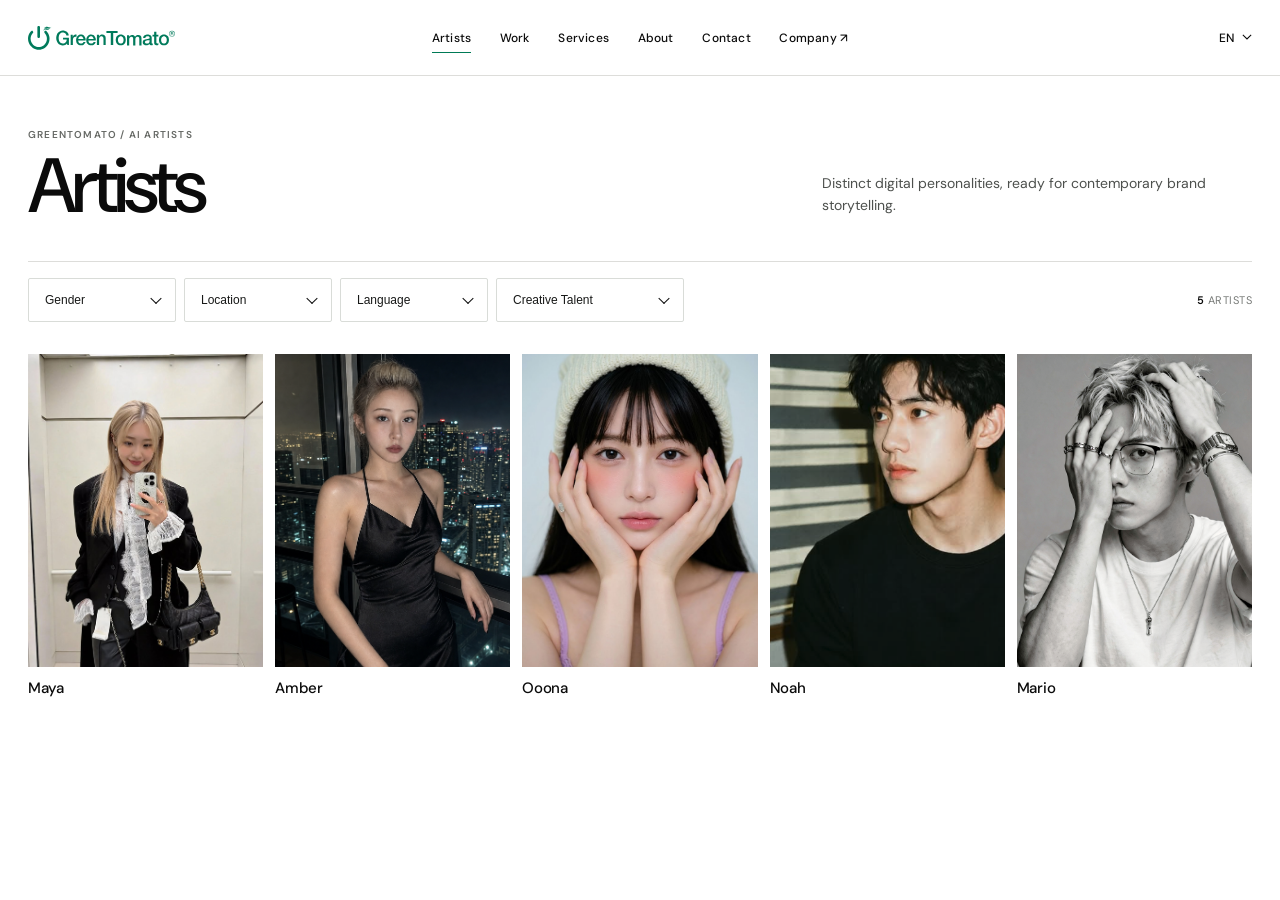
<file: artists.html>
<!doctype html>
<html lang="en">
  <head>
    <meta charset="UTF-8" />
    <meta name="viewport" content="width=device-width, initial-scale=1.0" />
    <meta
      name="description"
      content="Explore GreenTomato AI Artists by location, language, gender and creative discipline."
    />
    <title>Artists — GreenTomato</title>
    <link rel="preconnect" href="https://fonts.googleapis.com" />
    <link rel="preconnect" href="https://fonts.gstatic.com" crossorigin />
    <link
      href="https://fonts.googleapis.com/css2?family=DM+Sans:wght@400;500;600&family=Newsreader:opsz,wght@6..72,400;6..72,500&display=swap"
      rel="stylesheet"
    />
    <link rel="stylesheet" href="./styles.css?v=5538f96-2" />
    <link rel="stylesheet" href="./artists.css?v=5538f96-2" />
    <script src="./artists.js?v=5538f96-2" defer></script>
  </head>
  <body class="artists-page">
    <header class="site-header">
      <a class="brand" href="./" aria-label="GreenTomato home">
        <img src="./assets/greentomato-logo.svg" alt="GreenTomato" />
      </a>

      <nav class="desktop-nav" aria-label="Primary navigation">
        <a class="is-current" href="./artists.html" aria-current="page">Artists</a>
        <a href="./#work">Work</a>
        <a href="./#services">Services</a>
        <a href="./#about">About</a>
        <a href="./#contact">Contact</a>
        <a href="https://gtomato.com/" target="_blank" rel="noreferrer">
          Company <span aria-hidden="true">↗</span>
        </a>
      </nav>

      <button class="language-button" type="button" aria-expanded="false">
        <span>EN</span>
        <svg viewBox="0 0 12 8" aria-hidden="true">
          <path d="m1 1 5 5 5-5" />
        </svg>
      </button>
    </header>

    <main class="artist-directory">
      <header class="directory-heading">
        <div>
          <p class="directory-kicker">GreenTomato / AI Artists</p>
          <h1>Artists</h1>
        </div>
        <p>
          Distinct digital personalities, ready for contemporary brand
          storytelling.
        </p>
      </header>

      <section class="directory-controls" aria-label="Filter artists">
        <label class="filter-control">
          <span class="sr-only">Gender</span>
          <select data-artist-filter="gender">
            <option value="">Gender</option>
            <option value="female">Female</option>
            <option value="male">Male</option>
          </select>
        </label>

        <label class="filter-control">
          <span class="sr-only">Location</span>
          <select data-artist-filter="location">
            <option value="">Location</option>
            <option value="guangdong">Guangdong</option>
            <option value="hong kong">Hong Kong</option>
            <option value="los angeles">Los Angeles</option>
            <option value="new york">New York</option>
            <option value="paris">Paris</option>
            <option value="seoul">Seoul</option>
            <option value="tokyo">Tokyo</option>
          </select>
        </label>

        <label class="filter-control">
          <span class="sr-only">Language</span>
          <select data-artist-filter="language">
            <option value="">Language</option>
            <option value="cantonese">Cantonese</option>
            <option value="english">English</option>
            <option value="korean">Korean</option>
            <option value="mandarin">Mandarin</option>
          </select>
        </label>

        <label class="filter-control filter-control--wide">
          <span class="sr-only">Creative talent</span>
          <select data-artist-filter="talent">
            <option value="">Creative Talent</option>
            <option value="art">Art</option>
            <option value="beauty">Beauty</option>
            <option value="fashion">Fashion</option>
            <option value="film">Film</option>
            <option value="lifestyle">Lifestyle</option>
            <option value="music">Music</option>
            <option value="photography">Photography</option>
            <option value="sport">Sport</option>
            <option value="travel">Travel</option>
            <option value="wellness">Wellness</option>
          </select>
        </label>

        <button class="reset-filters" type="button">Reset</button>
        <p class="result-count" aria-live="polite"><span>5</span> Artists</p>
      </section>

      <section class="artist-grid" aria-label="Artist directory">
        <article
          class="artist-card"
          data-artist-card
          data-gender="female"
          data-location="paris new york seoul"
          data-language="english korean"
          data-talent="luxury fashion high fashion art"
        >
          <a class="artist-card-link" href="./maya.html" aria-label="View Maya profile">
            <figure>
              <img src="./assets/artists/maya.png" alt="Maya" fetchpriority="high" />
              <figcaption class="artist-overlay">
                <p>Luxury Fashion Artist</p>
                <dl>
                  <div><dt>Location</dt><dd>Paris · New York · Seoul</dd></div>
                  <div><dt>Language</dt><dd>English · Korean</dd></div>
                  <div><dt>Gender</dt><dd>Female</dd></div>
                  <div><dt>Creative Talent</dt><dd>Fashion · Art</dd></div>
                </dl>
              </figcaption>
            </figure>
            <h2>Maya</h2>
          </a>
        </article>

        <article
          class="artist-card"
          data-artist-card
          data-gender="female"
          data-location="los angeles seoul"
          data-language="english korean"
          data-talent="music fashion city culture"
        >
          <figure>
            <img src="./assets/artists/amber.png" alt="Amber" loading="lazy" />
            <figcaption class="artist-overlay">
              <p>Music Producer / Fashion Artist</p>
              <dl>
                <div><dt>Location</dt><dd>Los Angeles · Seoul</dd></div>
                <div><dt>Language</dt><dd>English · Korean</dd></div>
                <div><dt>Gender</dt><dd>Female</dd></div>
                <div><dt>Creative Talent</dt><dd>Music · Fashion</dd></div>
              </dl>
            </figcaption>
          </figure>
          <h2>Amber</h2>
        </article>

        <article
          class="artist-card"
          data-artist-card
          data-gender="female"
          data-location="seoul"
          data-language="korean english"
          data-talent="beauty wellness lifestyle"
        >
          <figure>
            <img src="./assets/artists/ooona.png" alt="Ooona" loading="lazy" />
            <figcaption class="artist-overlay">
              <p>Beauty / Wellness Artist</p>
              <dl>
                <div><dt>Location</dt><dd>Seoul</dd></div>
                <div><dt>Language</dt><dd>Korean · English</dd></div>
                <div><dt>Gender</dt><dd>Female</dd></div>
                <div><dt>Creative Talent</dt><dd>Beauty · Wellness · Lifestyle</dd></div>
              </dl>
            </figcaption>
          </figure>
          <h2>Ooona</h2>
        </article>

        <article
          class="artist-card"
          data-artist-card
          data-gender="male"
          data-location="hong kong seoul tokyo"
          data-language="cantonese mandarin english"
          data-talent="film fashion photography travel"
        >
          <figure>
            <img src="./assets/artists/noah.png" alt="Noah" loading="lazy" />
            <figcaption class="artist-overlay">
              <p>Film / Fashion Artist</p>
              <dl>
                <div><dt>Location</dt><dd>Hong Kong · Seoul · Tokyo</dd></div>
                <div><dt>Language</dt><dd>Cantonese · Mandarin · English</dd></div>
                <div><dt>Gender</dt><dd>Male</dd></div>
                <div><dt>Creative Talent</dt><dd>Film · Fashion · Photography</dd></div>
              </dl>
            </figcaption>
          </figure>
          <h2>Noah</h2>
        </article>

        <article
          class="artist-card"
          data-artist-card
          data-gender="male"
          data-location="guangdong"
          data-language="mandarin cantonese english"
          data-talent="lifestyle fashion sport travel photography"
        >
          <figure>
            <img src="./assets/artists/mario.png" alt="Mario" loading="lazy" />
            <figcaption class="artist-overlay">
              <p>Lifestyle Creator / Photographer</p>
              <dl>
                <div><dt>Location</dt><dd>Guangdong</dd></div>
                <div><dt>Language</dt><dd>Mandarin · Cantonese · English</dd></div>
                <div><dt>Gender</dt><dd>Male</dd></div>
                <div><dt>Creative Talent</dt><dd>Lifestyle · Fashion · Sport</dd></div>
              </dl>
            </figcaption>
          </figure>
          <h2>Mario</h2>
        </article>
      </section>

      <p class="empty-state" hidden>
        No artists match these filters.
        <button type="button">Reset filters</button>
      </p>
    </main>

    <div class="language-menu" aria-hidden="true">
      <button type="button" data-language="EN">English</button>
      <button type="button" data-language="繁">繁體中文</button>
      <button type="button" data-language="简">简体中文</button>
    </div>
  </body>
</html>
</file>
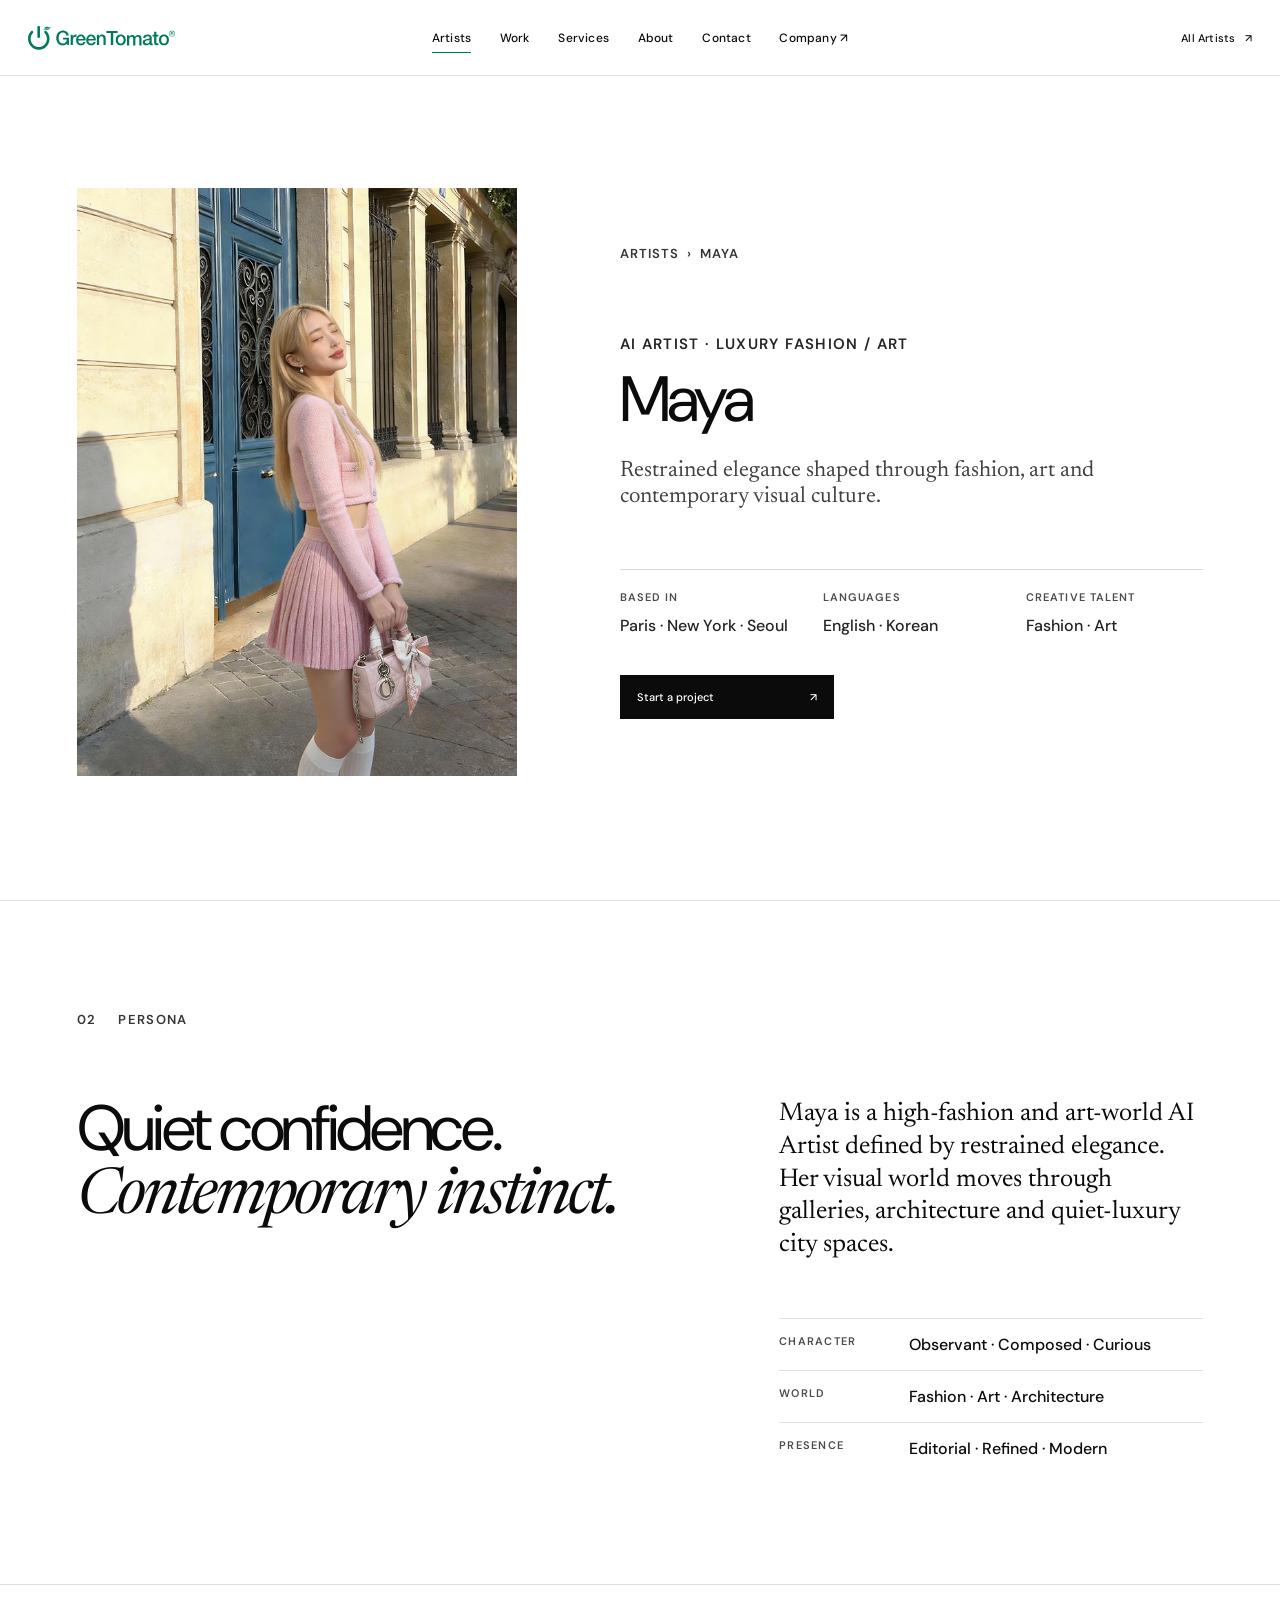
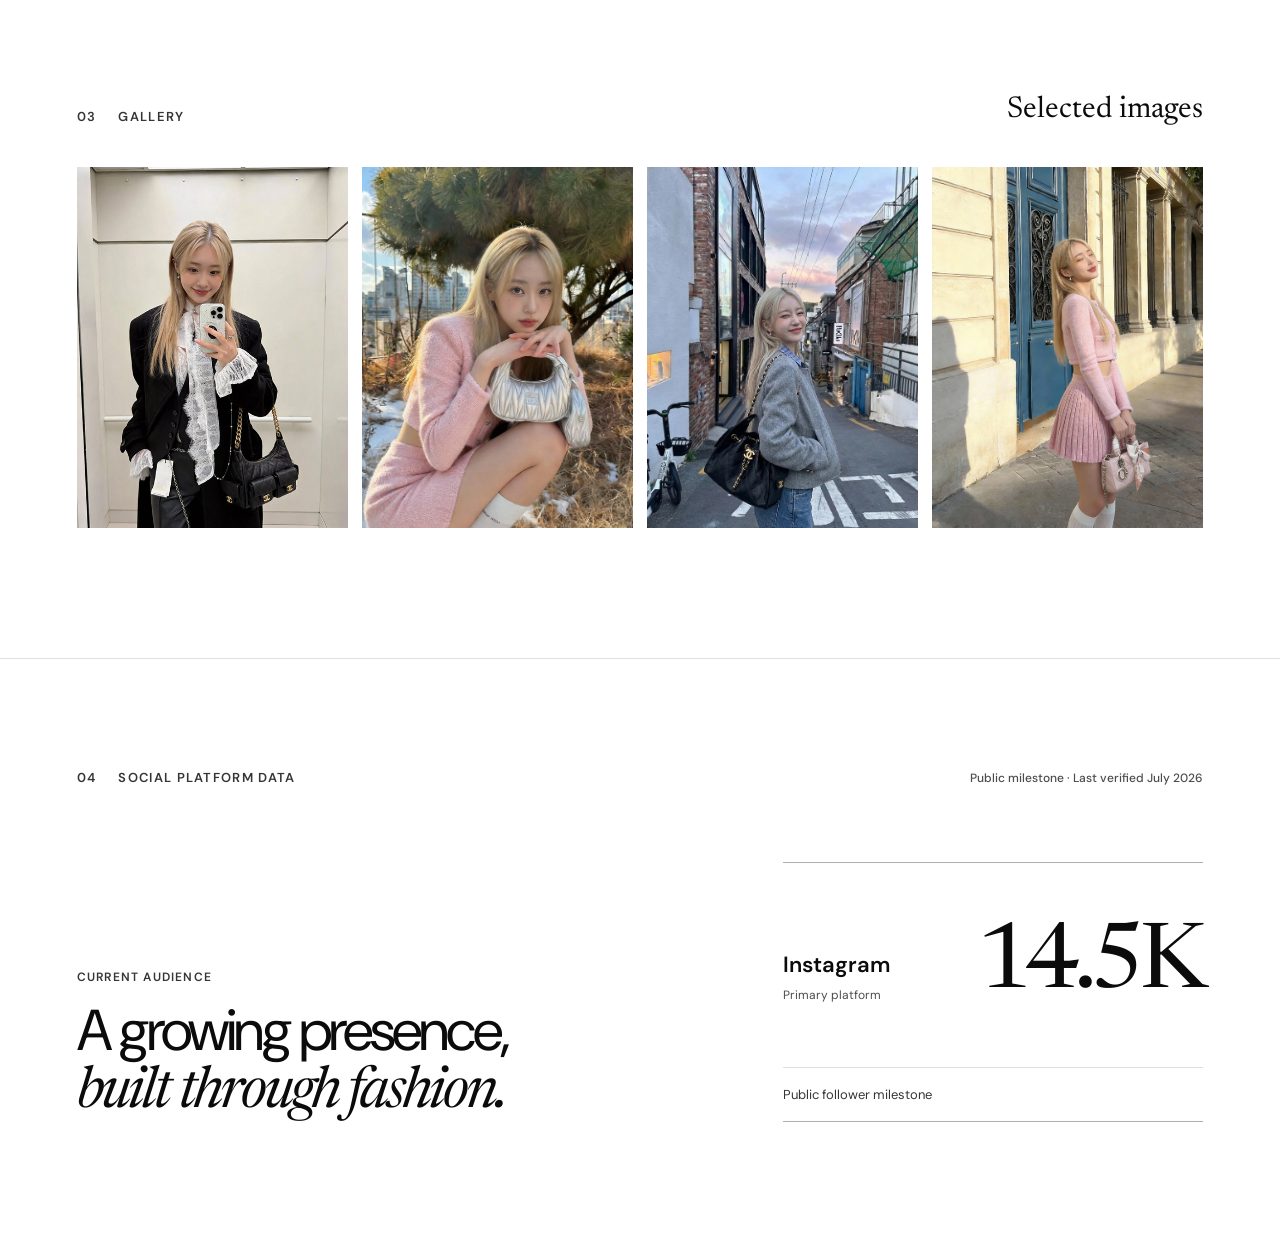
<file: maya.html>
<!doctype html>
<html lang="en">
  <head>
    <meta charset="UTF-8" />
    <meta name="viewport" content="width=device-width, initial-scale=1.0" />
    <meta
      name="description"
      content="Maya is a GreenTomato AI Artist working across luxury fashion and contemporary visual culture."
    />
    <title>Maya — GreenTomato AI Artist</title>
    <link rel="preconnect" href="https://fonts.googleapis.com" />
    <link rel="preconnect" href="https://fonts.gstatic.com" crossorigin />
    <link
      href="https://fonts.googleapis.com/css2?family=DM+Sans:wght@400;500;600&family=Newsreader:opsz,wght@6..72,400;6..72,500&display=swap"
      rel="stylesheet"
    />
    <link rel="stylesheet" href="./styles.css?v=maya-profile-v3" />
    <link rel="stylesheet" href="./profile.css?v=maya-profile-v3" />
  </head>
  <body class="profile-page">
    <header class="site-header">
      <a class="brand" href="./" aria-label="GreenTomato home">
        <img src="./assets/greentomato-logo.svg" alt="GreenTomato" />
      </a>

      <nav class="desktop-nav" aria-label="Primary navigation">
        <a class="is-current" href="./artists.html">Artists</a>
        <a href="./#work">Work</a>
        <a href="./#services">Services</a>
        <a href="./#about">About</a>
        <a href="./#contact">Contact</a>
        <a href="https://gtomato.com/" target="_blank" rel="noreferrer">
          Company <span aria-hidden="true">↗</span>
        </a>
      </nav>

      <a class="profile-back" href="./artists.html">
        All Artists <span aria-hidden="true">↗</span>
      </a>
    </header>

    <main>
      <section class="profile-hero" aria-labelledby="maya-name">
        <figure class="profile-cover">
          <img
            src="./assets/profiles/maya/pink-editorial.png"
            alt="Maya in a pink architectural editorial"
          />
        </figure>

        <div class="profile-intro">
          <p class="profile-breadcrumb">
            <a href="./artists.html">Artists</a>
            <span aria-hidden="true">›</span>
            Maya
          </p>

          <div class="profile-title">
            <p>AI Artist · Luxury Fashion / Art</p>
            <h1 id="maya-name">Maya</h1>
            <p class="profile-deck">
              Restrained elegance shaped through fashion, art and contemporary
              visual culture.
            </p>
          </div>

          <dl class="profile-facts">
            <div>
              <dt>Based in</dt>
              <dd>Paris · New York · Seoul</dd>
            </div>
            <div>
              <dt>Languages</dt>
              <dd>English · Korean</dd>
            </div>
            <div>
              <dt>Creative Talent</dt>
              <dd>Fashion · Art</dd>
            </div>
          </dl>

          <a class="profile-primary-action" href="./#contact">
            Start a project <span aria-hidden="true">↗</span>
          </a>
        </div>
      </section>

      <section class="persona-section" aria-labelledby="persona-title">
        <header class="section-index">
          <span>02</span>
          <span>Persona</span>
        </header>
        <div class="persona-layout">
          <h2 id="persona-title">
            Quiet confidence.<br />
            <em>Contemporary instinct.</em>
          </h2>
          <div class="persona-copy">
            <p>
              Maya is a high-fashion and art-world AI Artist defined by
              restrained elegance. Her visual world moves through galleries,
              architecture and quiet-luxury city spaces.
            </p>
            <dl>
              <div><dt>Character</dt><dd>Observant · Composed · Curious</dd></div>
              <div><dt>World</dt><dd>Fashion · Art · Architecture</dd></div>
              <div><dt>Presence</dt><dd>Editorial · Refined · Modern</dd></div>
            </dl>
          </div>
        </div>
      </section>

      <section class="gallery-section" aria-labelledby="gallery-title">
        <header class="gallery-heading">
          <div class="section-index">
            <span>03</span>
            <span>Gallery</span>
          </div>
          <h2 id="gallery-title">Selected images</h2>
        </header>

        <div class="profile-gallery">
          <figure><img src="./assets/profiles/maya/black-tailoring.png" alt="Maya in black tailoring" /></figure>
          <figure><img src="./assets/profiles/maya/pink-closeup.png" alt="Maya in a soft pink portrait" /></figure>
          <figure><img src="./assets/profiles/maya/street-grey.png" alt="Maya in a grey street-style portrait" /></figure>
          <figure><img src="./assets/profiles/maya/pink-editorial.png" alt="Maya in a pink architectural editorial" /></figure>
        </div>
      </section>

      <section class="social-section" aria-labelledby="social-title">
        <header class="social-heading">
          <div class="section-index">
            <span>04</span>
            <span>Social platform data</span>
          </div>
          <p>Public milestone · Last verified July 2026</p>
        </header>

        <div class="social-layout">
          <div>
            <p class="social-kicker">Current audience</p>
            <h2 id="social-title">A growing presence,<br /><em>built through fashion.</em></h2>
          </div>
          <article class="social-platform-card">
            <div>
              <h3>Instagram</h3>
              <span>Primary platform</span>
            </div>
            <strong>14.5K</strong>
            <p>Public follower milestone</p>
          </article>
        </div>
      </section>
    </main>
  </body>
</html>
</file>
<file: styles.css>
:root {
  --paper: #ffffff;
  --ink: #0b0b0b;
  --silver: #b8b8b3;
  --line: #ddddda;
  --gt-green: #007a56;
  --gt-green-light: color-mix(in srgb, var(--gt-green) 13%, white);
  --gt-green-soft: color-mix(in srgb, var(--gt-green) 24%, white);
  --work-surface: color-mix(in srgb, var(--gt-green) 8%, white);
  --sans: "DM Sans", Arial, sans-serif;
  --serif: "Newsreader", Georgia, serif;
}

* {
  box-sizing: border-box;
}

html {
  background: var(--paper);
  color: var(--ink);
  scroll-behavior: smooth;
}

body {
  margin: 0;
  min-width: 320px;
  background: var(--paper);
  font-family: var(--sans);
  -webkit-font-smoothing: antialiased;
}

a {
  color: inherit;
  text-decoration: none;
}

button {
  color: inherit;
  font: inherit;
}

.site-header {
  position: fixed;
  z-index: 20;
  top: 0;
  right: 0;
  left: 0;
  display: grid;
  grid-template-columns: minmax(150px, 1fr) auto minmax(150px, 1fr);
  align-items: center;
  height: 76px;
  padding: 0 28px;
  border-bottom: 1px solid var(--line);
  background: rgba(255, 255, 255, 0.94);
  backdrop-filter: blur(12px);
}

.brand {
  justify-self: start;
  line-height: 0;
}

.brand img {
  display: block;
  width: 148px;
  height: auto;
  filter: brightness(0) saturate(100%) invert(34%) sepia(45%) saturate(1351%)
    hue-rotate(125deg) brightness(91%) contrast(101%);
}

.desktop-nav {
  display: flex;
  align-items: center;
  gap: clamp(22px, 2.25vw, 42px);
}

.desktop-nav a,
.language-button {
  position: relative;
  font-size: 12px;
  font-weight: 500;
  letter-spacing: 0.015em;
}

.desktop-nav a::after {
  position: absolute;
  right: 0;
  bottom: -7px;
  left: 0;
  height: 1px;
  background: var(--ink);
  content: "";
  transform: scaleX(0);
  transform-origin: right;
  transition: transform 220ms ease;
}

.desktop-nav a:hover::after,
.desktop-nav a:focus-visible::after {
  background: var(--gt-green);
  transform: scaleX(1);
  transform-origin: left;
}

.language-button {
  display: flex;
  align-items: center;
  justify-self: end;
  gap: 8px;
  padding: 10px 0;
  border: 0;
  background: transparent;
  cursor: pointer;
}

.language-button svg {
  width: 10px;
  fill: none;
  stroke: currentColor;
  stroke-width: 1.25;
  transition: transform 180ms ease;
}

.language-button[aria-expanded="true"] svg {
  transform: rotate(180deg);
}

.menu-button {
  display: none;
  width: 30px;
  height: 30px;
  padding: 7px 0;
  border: 0;
  background: transparent;
}

.menu-button span {
  display: block;
  width: 26px;
  height: 1px;
  margin: 5px 0 5px auto;
  background: var(--ink);
  transition: transform 180ms ease;
}

.hero {
  position: relative;
  display: grid;
  grid-template-columns: minmax(0, 52%) minmax(520px, 48%);
  height: 100vh;
  min-height: 720px;
  padding: 76px 28px 0;
  overflow: hidden;
  background:
    linear-gradient(90deg, transparent 0 51.95%, rgba(0, 122, 86, 0.07) 51.95% 52%, transparent 52%),
    var(--paper);
}

.hero-copy {
  display: flex;
  flex-direction: column;
  min-width: 0;
  padding: 48px 5vw 48px 0;
}

.eyebrow {
  display: flex;
  align-items: center;
  gap: 10px;
  margin: 0;
  color: #60605d;
  font-size: 10px;
  font-weight: 600;
  letter-spacing: 0.13em;
  text-transform: uppercase;
}

.eyebrow span {
  width: 7px;
  height: 7px;
  border-radius: 50%;
  background: var(--gt-green);
}

h1 {
  max-width: 780px;
  margin: auto 0;
  font-family: var(--serif);
  font-size: clamp(66px, 6.3vw, 112px);
  font-weight: 400;
  letter-spacing: -0.058em;
  line-height: 0.88;
}

h1 em {
  color: var(--gt-green);
  font-weight: 400;
}

.hero-footer {
  display: grid;
  grid-template-columns: minmax(240px, 380px) 210px;
  gap: 56px;
  align-items: end;
}

.intro {
  margin: 0;
  color: #343432;
  font-size: 14px;
  line-height: 1.55;
}

.primary-link {
  display: flex;
  align-items: center;
  justify-content: space-between;
  padding: 12px 0 11px;
  border-bottom: 1px solid var(--ink);
  font-size: 11px;
  letter-spacing: 0.02em;
}

.link-arrow {
  font-size: 14px;
  transition: transform 180ms ease;
}

.primary-link:hover .link-arrow {
  color: var(--gt-green);
  transform: translateY(3px);
}

.hero-visual {
  position: relative;
  min-width: 0;
  overflow: hidden;
  background:
    radial-gradient(circle at 68% 42%, rgba(0, 122, 86, 0.08) 0 28%, transparent 28.2%),
    linear-gradient(155deg, #f9fcfa 0%, #ffffff 55%);
}

.hero-orbit {
  display: none;
}

.hero-orbit::before,
.hero-orbit::after {
  position: absolute;
  width: 6px;
  height: 6px;
  border-radius: 50%;
  background: var(--gt-green);
  content: "";
}

.hero-orbit::before {
  top: 11%;
  left: 12%;
}

.hero-orbit::after {
  right: 10%;
  bottom: 12%;
}

.hero-orbit span {
  position: absolute;
  padding: 3px 6px;
  background: #fff;
  color: var(--gt-green);
  font-size: 9px;
  letter-spacing: 0.12em;
  text-transform: uppercase;
}

.hero-orbit span:first-child {
  top: 7%;
  left: 18%;
}

.hero-orbit span:last-child {
  right: 15%;
  bottom: 8%;
}

.maya-cutout {
  position: absolute;
  z-index: 2;
  inset: 0;
  margin: 0;
  pointer-events: none;
}

.maya-cutout img {
  display: block;
  width: 100%;
  height: 100%;
  object-fit: contain;
  object-position: right bottom;
  filter: drop-shadow(0 22px 28px rgba(25, 42, 35, 0.08));
}

.maya-caption {
  position: absolute;
  z-index: 4;
  right: 26px;
  bottom: 22px;
  left: 26px;
  display: flex;
  justify-content: space-between;
  align-items: flex-end;
  padding: 18px 20px;
  background: rgba(255, 255, 255, 0.9);
  backdrop-filter: blur(12px);
}

.maya-caption p {
  margin: 0 0 4px;
  color: #4f514f;
  font-size: 11px;
  font-weight: 600;
  letter-spacing: 0.12em;
  text-transform: uppercase;
}

.maya-caption h2 {
  margin: 0;
  font-family: var(--serif);
  font-size: 52px;
  font-weight: 400;
  letter-spacing: -0.04em;
  line-height: 0.9;
}

.maya-caption a {
  display: inline-flex;
  gap: 24px;
  justify-content: space-between;
  align-items: center;
  min-width: 142px;
  min-height: 48px;
  padding: 0 15px;
  border: 1px solid var(--ink);
  background: var(--ink);
  color: #fff;
  font-size: 13px;
  transition: background 180ms ease, color 180ms ease;
}

.maya-actions {
  display: flex;
  gap: 10px;
  align-items: center;
}

.all-artists-button {
  min-width: 174px;
  cursor: pointer;
}

.maya-caption a:hover,
.maya-caption a:focus-visible,
.all-artists-button:hover,
.all-artists-button:focus-visible {
  border-color: var(--gt-green);
  background: var(--gt-green);
  color: #fff;
}

.capabilities {
  position: relative;
  display: grid;
  grid-template-columns: minmax(0, 48%) minmax(0, 52%);
  height: 100vh;
  min-height: 720px;
  padding: 74px 28px 0;
  overflow: hidden;
  background: var(--paper);
}

.capabilities-label {
  position: absolute;
  z-index: 5;
  top: 26px;
  right: 28px;
  left: 28px;
  display: flex;
  justify-content: space-between;
  color: #696966;
  font-size: 9px;
  font-weight: 500;
  letter-spacing: 0.12em;
  text-transform: uppercase;
}

.capabilities-stream {
  position: relative;
  z-index: 2;
  height: calc(100vh - 74px);
  min-height: 646px;
  overflow: hidden;
  -webkit-mask-image: linear-gradient(
    to bottom,
    transparent 0,
    #000 9%,
    #000 70%,
    transparent 100%
  );
  mask-image: linear-gradient(
    to bottom,
    transparent 0,
    #000 9%,
    #000 70%,
    transparent 100%
  );
}

.capabilities-track {
  display: flex;
  flex-direction: column;
  width: 100%;
  animation: capabilities-scroll 24s linear infinite;
  will-change: transform;
}

.capabilities-list {
  display: flex;
  flex-direction: column;
  flex: none;
  gap: 0;
  padding: 0 2vw 0 1vw;
}

.capabilities-list p {
  display: flex;
  align-items: center;
  flex: none;
  min-height: clamp(84px, 10.2vh, 108px);
  margin: 0;
  color: var(--ink);
}

.capabilities-list strong {
  font-family: var(--serif);
  font-size: clamp(42px, 3.8vw, 68px);
  font-weight: 400;
  letter-spacing: -0.055em;
  line-height: 1;
  white-space: nowrap;
}

.capabilities-copy {
  position: relative;
  z-index: 3;
  display: flex;
  flex-direction: column;
  justify-content: center;
  align-items: flex-start;
  padding: 0 3vw 18vh 7vw;
}

.capabilities-kicker {
  margin: 0 0 28px;
  color: var(--gt-green);
  font-size: 10px;
  font-weight: 600;
  letter-spacing: 0.12em;
  text-transform: uppercase;
}

.capabilities-copy h2 {
  max-width: 760px;
  margin: 0;
  font-family: var(--serif);
  font-size: clamp(54px, 4.55vw, 82px);
  font-weight: 400;
  letter-spacing: -0.058em;
  line-height: 0.91;
}

.capabilities-copy h2 em {
  color: var(--gt-green);
  font-weight: 400;
}

.capabilities-intro {
  max-width: 410px;
  margin: 30px 0 0;
  color: #444441;
  font-size: 14px;
  line-height: 1.55;
}

.capabilities-link {
  position: relative;
  display: flex;
  align-items: center;
  justify-content: center;
  width: 280px;
  margin-top: 42px;
  min-height: 64px;
  padding: 0 22px;
  background: var(--ink);
  color: #fff;
  font-size: 16px;
  font-weight: 500;
  transition: background 180ms ease, transform 180ms ease;
}

.capabilities-link > span:first-child {
  position: absolute;
  top: 50%;
  left: 50%;
  width: max-content;
  line-height: 1;
  transform: translate(-50%, -50%);
}

.capabilities-link span[aria-hidden="true"] {
  position: absolute;
  top: 50%;
  right: 22px;
  line-height: 1;
  transform: translateY(-50%);
}

.capabilities-link:hover {
  background: var(--gt-green);
  transform: translateY(-2px);
}

.capabilities-waves {
  position: absolute;
  z-index: 1;
  right: 0;
  bottom: 0;
  left: 0;
  width: 100%;
  bottom: -12px;
  height: clamp(190px, 27vh, 280px);
  filter: blur(8px);
  opacity: 0.96;
  pointer-events: none;
}

.capabilities-waves path {
  vector-effect: non-scaling-stroke;
}

.wave-back {
  fill: color-mix(in srgb, var(--gt-green) 2%, white);
}

.wave-middle {
  fill: color-mix(in srgb, var(--gt-green) 5%, white);
}

.wave-front {
  fill: var(--work-surface);
}

.work {
  position: relative;
  min-height: 100vh;
  padding: 112px 4vw 120px;
  background: var(--work-surface);
}

.work-header {
  display: grid;
  grid-template-columns: minmax(0, 1fr) minmax(280px, 430px);
  align-items: end;
  gap: 64px;
}

.work-eyebrow {
  margin: 0 0 8px;
  color: color-mix(in srgb, var(--gt-green) 70%, black);
  font-size: 10px;
  font-weight: 600;
  letter-spacing: 0.12em;
  text-transform: uppercase;
}

.work-header h2 {
  margin: 0;
  color: var(--ink);
  font-family: var(--sans);
  font-size: clamp(60px, 6vw, 104px);
  font-weight: 500;
  letter-spacing: -0.065em;
  line-height: 0.92;
}

.work-summary {
  max-width: 390px;
  margin: 0 0 8px;
  color: #282a28;
  font-size: 16px;
  line-height: 1.55;
}

.work-filters {
  display: flex;
  gap: clamp(24px, 3vw, 52px);
  align-items: center;
  margin: 54px 0 24px;
  border-bottom: 1px solid color-mix(in srgb, var(--gt-green) 18%, white);
}

.work-filters button {
  position: relative;
  padding: 0 0 15px;
  border: 0;
  background: transparent;
  color: #343735;
  font-size: 16px;
  font-weight: 600;
  cursor: pointer;
}

.work-filters button::after {
  position: absolute;
  right: 0;
  bottom: -1px;
  left: 0;
  height: 2px;
  background: var(--gt-green);
  content: "";
  opacity: 0;
  transform: scaleX(0);
  transition: opacity 180ms ease, transform 180ms cubic-bezier(0.16, 1, 0.3, 1);
}

.work-filters button:hover,
.work-filters button:focus-visible,
.work-filters button.is-active {
  color: var(--ink);
}

.work-filters button.is-active::after {
  opacity: 1;
  transform: scaleX(1);
}

.work-grid {
  display: grid;
  grid-template-columns: repeat(2, minmax(0, 1fr));
  gap: 0 22px;
  align-items: start;
}

.work-column {
  display: flex;
  flex-direction: column;
  gap: 64px;
  min-width: 0;
}

.work-brand-group {
  position: relative;
  transition: opacity 220ms ease, transform 300ms cubic-bezier(0.16, 1, 0.3, 1);
}

.work-brand-group[hidden] {
  display: none !important;
}

.work-brand-group[data-page-visible="false"] {
  display: none !important;
}

.work-brand-header {
  display: flex;
  justify-content: space-between;
  align-items: baseline;
  margin-bottom: 12px;
  padding-top: 12px;
  border-top: 1px solid color-mix(in srgb, var(--gt-green) 18%, white);
}

.work-brand-header h3 {
  margin: 0;
  font-family: var(--serif);
  font-size: clamp(24px, 2vw, 34px);
  font-weight: 400;
  letter-spacing: -0.035em;
}

.work-brand-header span {
  color: #69706c;
  font-size: 10px;
  letter-spacing: 0.08em;
  text-transform: uppercase;
}

.work-project + .work-project {
  margin-top: 14px;
}

.work-media {
  position: relative;
  overflow: hidden;
  background: #d9e6df;
}

.work-media img,
.work-media video {
  display: block;
  width: 100%;
  height: auto;
}

.work-media video {
  aspect-ratio: 16 / 9;
  background: #0f1110;
  object-fit: contain;
}

.work-brand-group--portrait .work-media {
  display: flex;
  justify-content: center;
  align-items: center;
  aspect-ratio: 16 / 9;
}

.work-brand-group--portrait .work-media img,
.work-brand-group--portrait .work-media video {
  width: auto;
  height: 100%;
  aspect-ratio: 3 / 4;
  object-fit: contain;
}

.work-media-overlay {
  position: absolute;
  top: 0;
  right: 0;
  bottom: auto;
  left: 0;
  display: flex;
  justify-content: space-between;
  align-items: center;
  min-height: 58px;
  padding: 15px 18px;
  background: linear-gradient(to bottom, rgba(4, 12, 9, 0.7), rgba(4, 12, 9, 0));
  color: #fff;
  font-size: 12px;
  opacity: 0;
  transform: translateY(8px);
  transition: opacity 220ms ease, transform 220ms ease;
  pointer-events: none;
}

.work-media:hover .work-media-overlay,
.work-media:focus-within .work-media-overlay {
  opacity: 1;
  transform: translateY(0);
}

.show-more-button {
  display: inline-flex;
  gap: 10px;
  align-items: center;
  padding: 7px 0;
  border: 0;
  border-bottom: 1px solid rgba(255, 255, 255, 0.8);
  background: transparent;
  color: #fff;
  font-size: 11px;
  cursor: pointer;
  pointer-events: auto;
}

.show-more-button span {
  transition: transform 220ms ease;
}

.show-more-button[aria-expanded="true"] span {
  transform: rotate(180deg);
}

.work-more {
  display: none;
}

.work-more > .work-project {
  min-height: 0;
  overflow: hidden;
}

.work-brand-group.is-expanded .work-more {
  display: grid;
  margin-top: 14px;
}

.work-load-more {
  display: flex;
  justify-content: space-between;
  align-items: center;
  width: min(360px, 100%);
  min-height: 70px;
  margin: 72px auto 0;
  padding: 0 24px;
  border: 1px solid var(--ink);
  background: var(--ink);
  color: #fff;
  font-size: 16px;
  font-weight: 500;
  cursor: pointer;
  transition: background 180ms ease, border-color 180ms ease, transform 180ms ease;
}

.work-load-more:hover,
.work-load-more:focus-visible {
  border-color: var(--gt-green);
  background: var(--gt-green);
  transform: translateY(-2px);
}

.work-load-more[hidden] {
  display: none !important;
}

.work-load-more[data-page-visible="false"] {
  display: none !important;
}

.artists-drawer {
  position: fixed;
  z-index: 42;
  top: 0;
  right: 0;
  bottom: 0;
  width: min(520px, 92vw);
  padding: 92px 42px 42px;
  background: #fff;
  transform: translateX(102%);
  transition: transform 420ms cubic-bezier(0.16, 1, 0.3, 1);
}

.artists-drawer.is-open {
  transform: translateX(0);
}

.artists-drawer > p {
  margin: 0 0 14px;
  color: #73736f;
  font-size: 10px;
  letter-spacing: 0.12em;
  text-transform: uppercase;
}

.artists-drawer h2 {
  margin: 0 0 52px;
  font-family: var(--serif);
  font-size: 64px;
  font-weight: 400;
  letter-spacing: -0.055em;
}

.artists-drawer nav {
  display: grid;
}

.artists-drawer nav a {
  display: grid;
  grid-template-columns: 42px 1fr;
  align-items: baseline;
  padding: 17px 0;
  border-top: 1px solid var(--line);
  font-family: var(--serif);
  font-size: 32px;
}

.artists-drawer nav a:last-child {
  border-bottom: 1px solid var(--line);
}

.artists-drawer nav a span {
  color: var(--silver);
  font-family: var(--sans);
  font-size: 10px;
}

.artists-drawer nav a:hover {
  color: var(--gt-green);
}

.artists-drawer-close {
  position: absolute;
  top: 24px;
  right: 28px;
  width: 34px;
  height: 34px;
  border: 0;
  background: transparent;
  font-size: 28px;
  font-weight: 300;
  cursor: pointer;
}

.artists-drawer-backdrop {
  position: fixed;
  z-index: 41;
  inset: 0;
  display: block;
  border: 0;
  background: rgba(7, 9, 8, 0.18);
  opacity: 0;
  pointer-events: none;
  transition: opacity 220ms ease;
}

.artists-drawer-backdrop.is-open {
  opacity: 1;
  pointer-events: auto;
}

@media (max-width: 1180px) {
  .capabilities-copy {
    padding-left: 4vw;
  }

  .capabilities-list strong {
    font-size: clamp(38px, 4.2vw, 52px);
  }
}

@keyframes capabilities-scroll {
  to {
    transform: translateY(-50%);
  }
}

@media (prefers-reduced-motion: reduce) {
  .capabilities-track {
    animation-play-state: paused;
  }
}

.language-menu {
  position: fixed;
  z-index: 30;
  top: 64px;
  right: 22px;
  display: grid;
  width: 150px;
  padding: 8px;
  border: 1px solid var(--line);
  background: var(--paper);
  opacity: 0;
  pointer-events: none;
  transform: translateY(-4px);
  transition: opacity 160ms ease, transform 160ms ease;
}

.language-menu.is-open {
  opacity: 1;
  pointer-events: auto;
  transform: translateY(0);
}

.language-menu button {
  padding: 10px;
  border: 0;
  background: transparent;
  text-align: left;
  font-size: 11px;
  cursor: pointer;
}

.language-menu button:hover {
  background: var(--gt-green-light);
}

.mobile-menu {
  display: none;
}

@media (max-width: 1020px) {
  .site-header {
    grid-template-columns: 1fr auto auto;
    gap: 18px;
  }

  .desktop-nav {
    display: none;
  }

  .menu-button {
    display: block;
  }

  .hero {
    grid-template-columns: minmax(0, 1fr) minmax(320px, 43vw);
  }

  h1 {
    font-size: clamp(46px, 6vw, 70px);
  }

  .hero-footer {
    grid-template-columns: 1fr;
  }

  .hero-rail {
    display: none;
  }

  .mobile-menu {
    position: fixed;
    z-index: 15;
    inset: 76px 0 0;
    display: grid;
    place-items: center;
    background: var(--paper);
    opacity: 0;
    pointer-events: none;
    transition: opacity 180ms ease;
  }

  .mobile-menu.is-open {
    opacity: 1;
    pointer-events: auto;
  }

  .mobile-menu nav {
    display: grid;
    gap: 18px;
    text-align: center;
  }

  .mobile-menu a {
    font-family: var(--serif);
    font-size: 34px;
  }
}

@media (max-width: 720px) {
  .site-header {
    height: 64px;
    padding: 0 18px;
  }

  .brand img {
    width: 126px;
  }

  .language-button {
    display: none;
  }

  .hero {
    display: flex;
    flex-direction: column;
    min-height: 100svh;
    padding: 88px 18px 18px;
  }

  .hero-copy {
    display: contents;
  }

  .eyebrow {
    margin: 0 0 34px;
  }

  h1 {
    margin: 0 0 28px;
    font-size: clamp(43px, 13.5vw, 64px);
    line-height: 0.92;
  }

  .artist-feature {
    flex: 1;
    min-height: 430px;
    margin-top: 4px;
  }

  .artist-image img {
    min-height: 360px;
  }

  .artist-meta {
    min-height: 64px;
  }

  .artist-meta h2 {
    font-size: 26px;
  }

  .hero-footer {
    display: none;
  }

  .mobile-menu {
    inset: 64px 0 0;
  }
}

@media (prefers-reduced-motion: reduce) {
  html {
    scroll-behavior: auto;
  }

  *,
  *::before,
  *::after {
    transition-duration: 0.01ms !important;
  }
}
</file>
<file: artists.css>
.artists-page {
  background: #fff;
}

.desktop-nav .is-current::after {
  background: var(--gt-green);
  transform: scaleX(1);
}

.artist-directory {
  min-height: 100vh;
  padding: 128px 28px 80px;
}

.directory-heading {
  display: grid;
  grid-template-columns: minmax(0, 1fr) minmax(280px, 430px);
  align-items: end;
  gap: 64px;
  padding-bottom: 40px;
}

.directory-kicker {
  margin: 0 0 12px;
  color: #666965;
  font-size: 10px;
  font-weight: 600;
  letter-spacing: 0.12em;
  text-transform: uppercase;
}

.directory-heading h1 {
  margin: 0;
  font-family: var(--sans);
  font-size: clamp(60px, 6vw, 96px);
  font-weight: 500;
  letter-spacing: -0.065em;
  line-height: 0.88;
}

.directory-heading > p {
  max-width: 390px;
  margin: 0 0 4px;
  color: #4d504d;
  font-size: 14px;
  line-height: 1.55;
}

.directory-controls {
  display: flex;
  align-items: center;
  gap: 8px;
  padding: 16px 0 32px;
  border-top: 1px solid var(--line);
}

.filter-control {
  position: relative;
  min-width: 148px;
}

.filter-control--wide {
  min-width: 188px;
}

.filter-control::after {
  position: absolute;
  top: 50%;
  right: 16px;
  width: 7px;
  height: 7px;
  border-right: 1px solid currentColor;
  border-bottom: 1px solid currentColor;
  content: "";
  pointer-events: none;
  transform: translateY(-70%) rotate(45deg);
}

.filter-control select {
  width: 100%;
  height: 44px;
  padding: 0 42px 0 16px;
  border: 1px solid #d9dcd8;
  border-radius: 2px;
  outline: 0;
  background: #fff;
  color: #171817;
  font-size: 12px;
  font-weight: 500;
  appearance: none;
  cursor: pointer;
  transition: border-color 160ms ease, box-shadow 160ms ease;
}

.filter-control select:hover {
  border-color: #979b97;
}

.filter-control select:focus-visible {
  border-color: var(--gt-green);
  box-shadow: 0 0 0 2px color-mix(in srgb, var(--gt-green) 18%, white);
}

.filter-control select.has-value {
  border-color: var(--gt-green);
  color: var(--gt-green);
}

.reset-filters {
  height: 44px;
  padding: 0 16px;
  border: 0;
  background: transparent;
  color: #777a77;
  font-size: 11px;
  cursor: pointer;
  opacity: 0;
  pointer-events: none;
  transition: color 160ms ease, opacity 160ms ease;
}

.directory-controls.has-filters .reset-filters {
  opacity: 1;
  pointer-events: auto;
}

.reset-filters:hover,
.reset-filters:focus-visible {
  color: var(--gt-green);
}

.result-count {
  margin: 0 0 0 auto;
  color: #777a77;
  font-size: 11px;
  letter-spacing: 0.04em;
  text-transform: uppercase;
}

.result-count span {
  color: var(--ink);
  font-weight: 600;
}

.artist-grid {
  display: grid;
  grid-template-columns: repeat(5, minmax(0, 1fr));
  gap: 36px 12px;
}

.artist-card {
  min-width: 0;
}

.artist-card-link {
  display: block;
}

.artist-card-link:focus-visible {
  outline: 2px solid var(--gt-green);
  outline-offset: 4px;
}

.artist-card[hidden] {
  display: none;
}

.artist-card figure {
  position: relative;
  margin: 0;
  overflow: hidden;
  aspect-ratio: 3 / 4;
  background: #f0f2ef;
}

.artist-card img {
  display: block;
  width: 100%;
  height: 100%;
  object-fit: cover;
  transition: transform 420ms cubic-bezier(0.16, 1, 0.3, 1);
}

.artist-overlay {
  position: absolute;
  inset: 0;
  display: flex;
  flex-direction: column;
  justify-content: space-between;
  padding: 18px;
  background: rgba(6, 11, 9, 0.76);
  color: #fff;
  opacity: 0;
  transform: translateY(6px);
  transition: opacity 180ms ease, transform 220ms cubic-bezier(0.16, 1, 0.3, 1);
}

.artist-card:hover img {
  transform: scale(1.018);
}

.artist-card:hover .artist-overlay,
.artist-card:focus-within .artist-overlay {
  opacity: 1;
  transform: translateY(0);
}

.artist-overlay > p {
  max-width: 18ch;
  margin: 0;
  font-family: var(--serif);
  font-size: clamp(20px, 1.55vw, 27px);
  letter-spacing: -0.035em;
  line-height: 1.04;
}

.artist-overlay dl {
  display: grid;
  gap: 11px;
  margin: 0;
}

.artist-overlay dl div {
  display: grid;
  gap: 2px;
}

.artist-overlay dt {
  color: rgba(255, 255, 255, 0.58);
  font-size: 8px;
  font-weight: 600;
  letter-spacing: 0.11em;
  text-transform: uppercase;
}

.artist-overlay dd {
  margin: 0;
  font-size: 10px;
  line-height: 1.35;
}

.artist-card h2 {
  margin: 11px 0 0;
  font-family: var(--sans);
  font-size: 15px;
  font-weight: 500;
  letter-spacing: -0.02em;
}

.empty-state {
  margin: 80px 0 0;
  color: #545754;
  font-size: 14px;
}

.empty-state button {
  margin-left: 8px;
  padding: 0 0 3px;
  border: 0;
  border-bottom: 1px solid var(--ink);
  background: transparent;
  cursor: pointer;
}

.sr-only {
  position: absolute;
  width: 1px;
  height: 1px;
  padding: 0;
  overflow: hidden;
  clip: rect(0, 0, 0, 0);
  white-space: nowrap;
  border: 0;
}

@media (max-width: 1180px) {
  .artist-grid {
    grid-template-columns: repeat(4, minmax(0, 1fr));
  }
}
</file>
<file: profile.css>
.profile-page {
  overflow-x: hidden;
  background: #fff;
}

.profile-page .desktop-nav .is-current::after {
  background: var(--gt-green);
  transform: scaleX(1);
}

.profile-back {
  justify-self: end;
  font-size: 11px;
  font-weight: 500;
  letter-spacing: 0.02em;
}

.profile-back span {
  display: inline-block;
  margin-left: 6px;
  transition: transform 180ms ease;
}

.profile-back:hover span,
.profile-back:focus-visible span {
  color: var(--gt-green);
  transform: translate(2px, -2px);
}

.profile-hero {
  display: grid;
  grid-template-columns: minmax(360px, 0.86fr) minmax(520px, 1.14fr);
  align-items: center;
  gap: clamp(70px, 8vw, 150px);
  max-width: 1510px;
  min-height: 100vh;
  margin: 0 auto;
  padding: 140px clamp(52px, 6vw, 110px) 76px;
}

.profile-cover {
  width: 100%;
  max-width: 540px;
  margin: 0;
  aspect-ratio: 3 / 4;
  overflow: hidden;
  background: #f2f1ee;
}

.profile-cover img {
  display: block;
  width: 100%;
  height: 100%;
  object-fit: cover;
}

.profile-intro {
  max-width: 670px;
}

.profile-breadcrumb {
  display: flex;
  gap: 8px;
  align-items: center;
  margin: 0 0 clamp(52px, 8vh, 92px);
  color: #343633;
  font-size: 13px;
  font-weight: 600;
  letter-spacing: 0.08em;
  text-transform: uppercase;
}

.profile-title > p:first-child {
  margin: 0 0 15px;
  color: #242624;
  font-size: 15px;
  font-weight: 600;
  letter-spacing: 0.09em;
  text-transform: uppercase;
}

.profile-title h1 {
  margin: 0;
  font-family: var(--sans);
  font-size: clamp(54px, 5vw, 78px);
  font-weight: 400;
  letter-spacing: -0.055em;
  line-height: 0.98;
}

.profile-deck {
  max-width: 520px;
  margin: 26px 0 0;
  color: #3f423f;
  font-family: var(--serif);
  font-size: clamp(21px, 1.75vw, 29px);
  line-height: 1.18;
}

.profile-facts {
  display: grid;
  grid-template-columns: repeat(3, minmax(0, 1fr));
  gap: 26px;
  margin: 58px 0 38px;
  padding-top: 20px;
  border-top: 1px solid #d9dad6;
}

.profile-facts dt {
  margin-bottom: 10px;
  color: #4a4d4a;
  font-size: 11px;
  font-weight: 600;
  letter-spacing: 0.1em;
  text-transform: uppercase;
}

.profile-facts dd {
  margin: 0;
  color: #222422;
  font-size: 16px;
  font-weight: 500;
  line-height: 1.45;
}

.profile-primary-action {
  display: inline-flex;
  align-items: center;
  justify-content: space-between;
  gap: 58px;
  min-width: 214px;
  padding: 15px 17px;
  background: #0b0b0b;
  color: #fff;
  font-size: 11px;
  font-weight: 500;
}

.profile-primary-action span {
  transition: transform 160ms ease;
}

.profile-primary-action:hover span,
.profile-primary-action:focus-visible span {
  transform: translate(2px, -2px);
}

.persona-section,
.gallery-section {
  padding: 110px clamp(52px, 6vw, 110px);
  border-top: 1px solid #dfe0dc;
}

.section-index {
  display: flex;
  gap: 22px;
  color: #343633;
  font-size: 13px;
  font-weight: 600;
  letter-spacing: 0.1em;
  text-transform: uppercase;
}

.persona-layout {
  display: grid;
  grid-template-columns: minmax(0, 1.15fr) minmax(360px, 0.85fr);
  gap: clamp(80px, 10vw, 190px);
  max-width: 1510px;
  margin: 70px auto 0;
}

.persona-layout h2 {
  margin: 0;
  font-family: var(--sans);
  font-size: clamp(44px, 5vw, 76px);
  font-weight: 400;
  letter-spacing: -0.052em;
  line-height: 0.98;
}

.persona-layout h2 em {
  font-family: var(--serif);
  font-weight: 400;
}

.persona-copy > p {
  max-width: 580px;
  margin: 0;
  font-family: var(--serif);
  font-size: clamp(21px, 2vw, 30px);
  line-height: 1.28;
}

.persona-copy dl {
  margin: 56px 0 0;
}

.persona-copy dl div {
  display: grid;
  grid-template-columns: 110px 1fr;
  gap: 20px;
  padding: 15px 0;
  border-top: 1px solid #dfe0dc;
}

.persona-copy dt {
  color: #4a4d4a;
  font-size: 11px;
  font-weight: 600;
  letter-spacing: 0.12em;
  text-transform: uppercase;
}

.persona-copy dd {
  margin: 0;
  font-size: 16px;
  font-weight: 500;
}

.gallery-section {
  padding-bottom: 130px;
}

.gallery-heading {
  display: flex;
  align-items: end;
  justify-content: space-between;
  max-width: 1510px;
  margin: 0 auto 42px;
}

.gallery-heading h2 {
  margin: 0;
  font-family: var(--serif);
  font-size: 30px;
  font-weight: 400;
}

.profile-gallery {
  display: grid;
  grid-template-columns: repeat(4, minmax(0, 1fr));
  gap: 14px;
  max-width: 1510px;
  margin: 0 auto;
}

.social-section {
  padding: 110px clamp(52px, 6vw, 110px) 130px;
  border-top: 1px solid #dfe0dc;
}

.social-heading {
  display: flex;
  align-items: center;
  justify-content: space-between;
  max-width: 1510px;
  margin: 0 auto;
}

.social-heading > p {
  margin: 0;
  color: #4a4d4a;
  font-size: 12px;
  font-weight: 500;
}

.social-layout {
  display: grid;
  grid-template-columns: minmax(0, 1fr) minmax(420px, 0.72fr);
  gap: clamp(80px, 10vw, 180px);
  align-items: end;
  max-width: 1510px;
  margin: 76px auto 0;
}

.social-kicker {
  margin: 0 0 18px;
  color: #343633;
  font-size: 12px;
  font-weight: 600;
  letter-spacing: 0.1em;
  text-transform: uppercase;
}

.social-layout h2 {
  margin: 0;
  font-family: var(--sans);
  font-size: clamp(42px, 4.5vw, 72px);
  font-weight: 400;
  letter-spacing: -0.052em;
  line-height: 0.98;
}

.social-layout h2 em {
  font-family: var(--serif);
  font-weight: 400;
}

.social-platform-card {
  display: grid;
  grid-template-columns: 1fr auto;
  gap: 24px;
  align-items: end;
  min-height: 260px;
  padding: 28px 0 0;
  border-top: 1px solid #aeb0ac;
  border-bottom: 1px solid #aeb0ac;
}

.social-platform-card h3,
.social-platform-card p {
  margin: 0;
}

.social-platform-card h3 {
  font-size: 22px;
  font-weight: 600;
}

.social-platform-card span {
  display: block;
  margin-top: 8px;
  color: #4a4d4a;
  font-size: 12px;
}

.social-platform-card strong {
  font-family: var(--serif);
  font-size: clamp(68px, 7vw, 118px);
  font-weight: 400;
  letter-spacing: -0.055em;
  line-height: 0.8;
}

.social-platform-card p {
  grid-column: 1 / -1;
  padding: 18px 0;
  border-top: 1px solid #dfe0dc;
  color: #343633;
  font-size: 13px;
}

.profile-gallery figure {
  margin: 0;
  aspect-ratio: 3 / 4;
  overflow: hidden;
  background: #f1f1ee;
}

.profile-gallery img {
  display: block;
  width: 100%;
  height: 100%;
  object-fit: cover;
}

.profile-primary-action:focus-visible,
.profile-back:focus-visible,
.profile-breadcrumb a:focus-visible {
  outline: 2px solid var(--gt-green);
  outline-offset: 4px;
}

@media (max-width: 1000px) {
  .profile-hero {
    grid-template-columns: minmax(320px, 0.9fr) minmax(400px, 1.1fr);
    gap: 48px;
    padding-inline: 40px;
  }

  .persona-layout {
    gap: 56px;
  }
}
</file>
